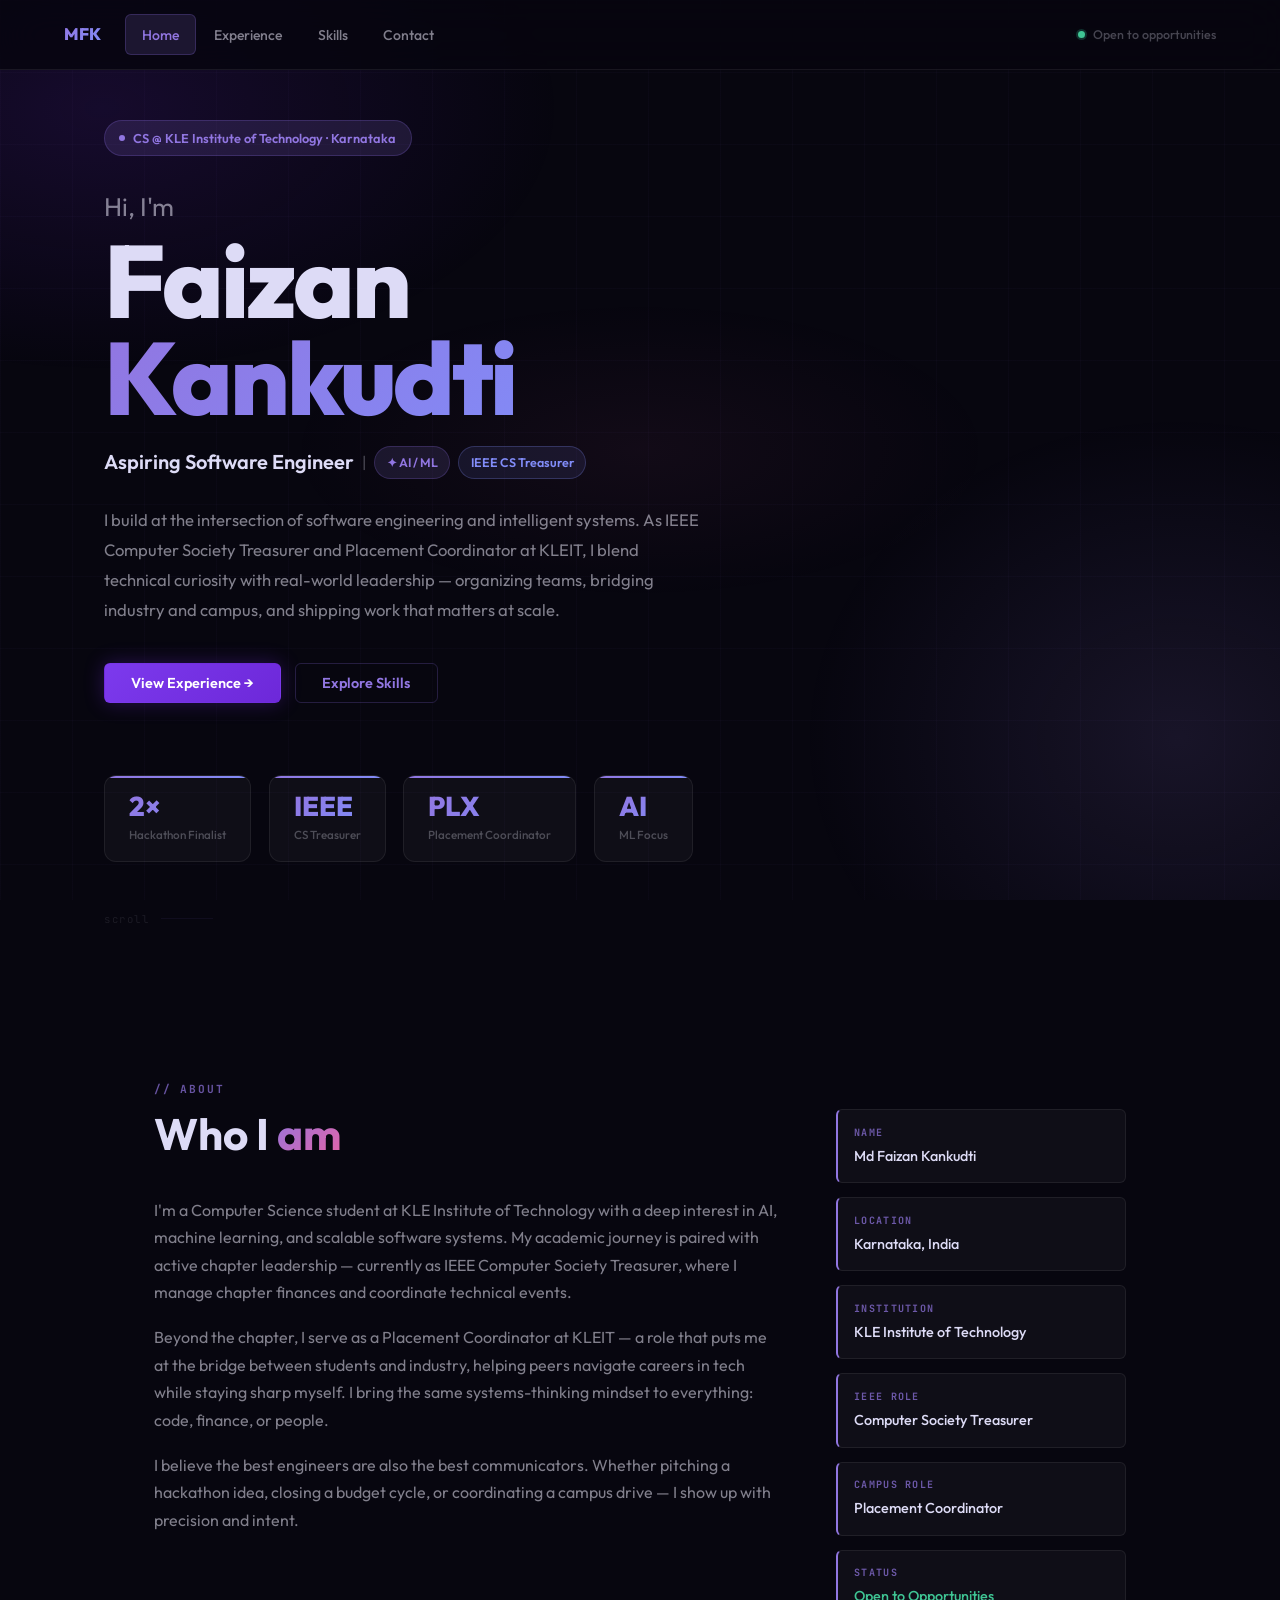
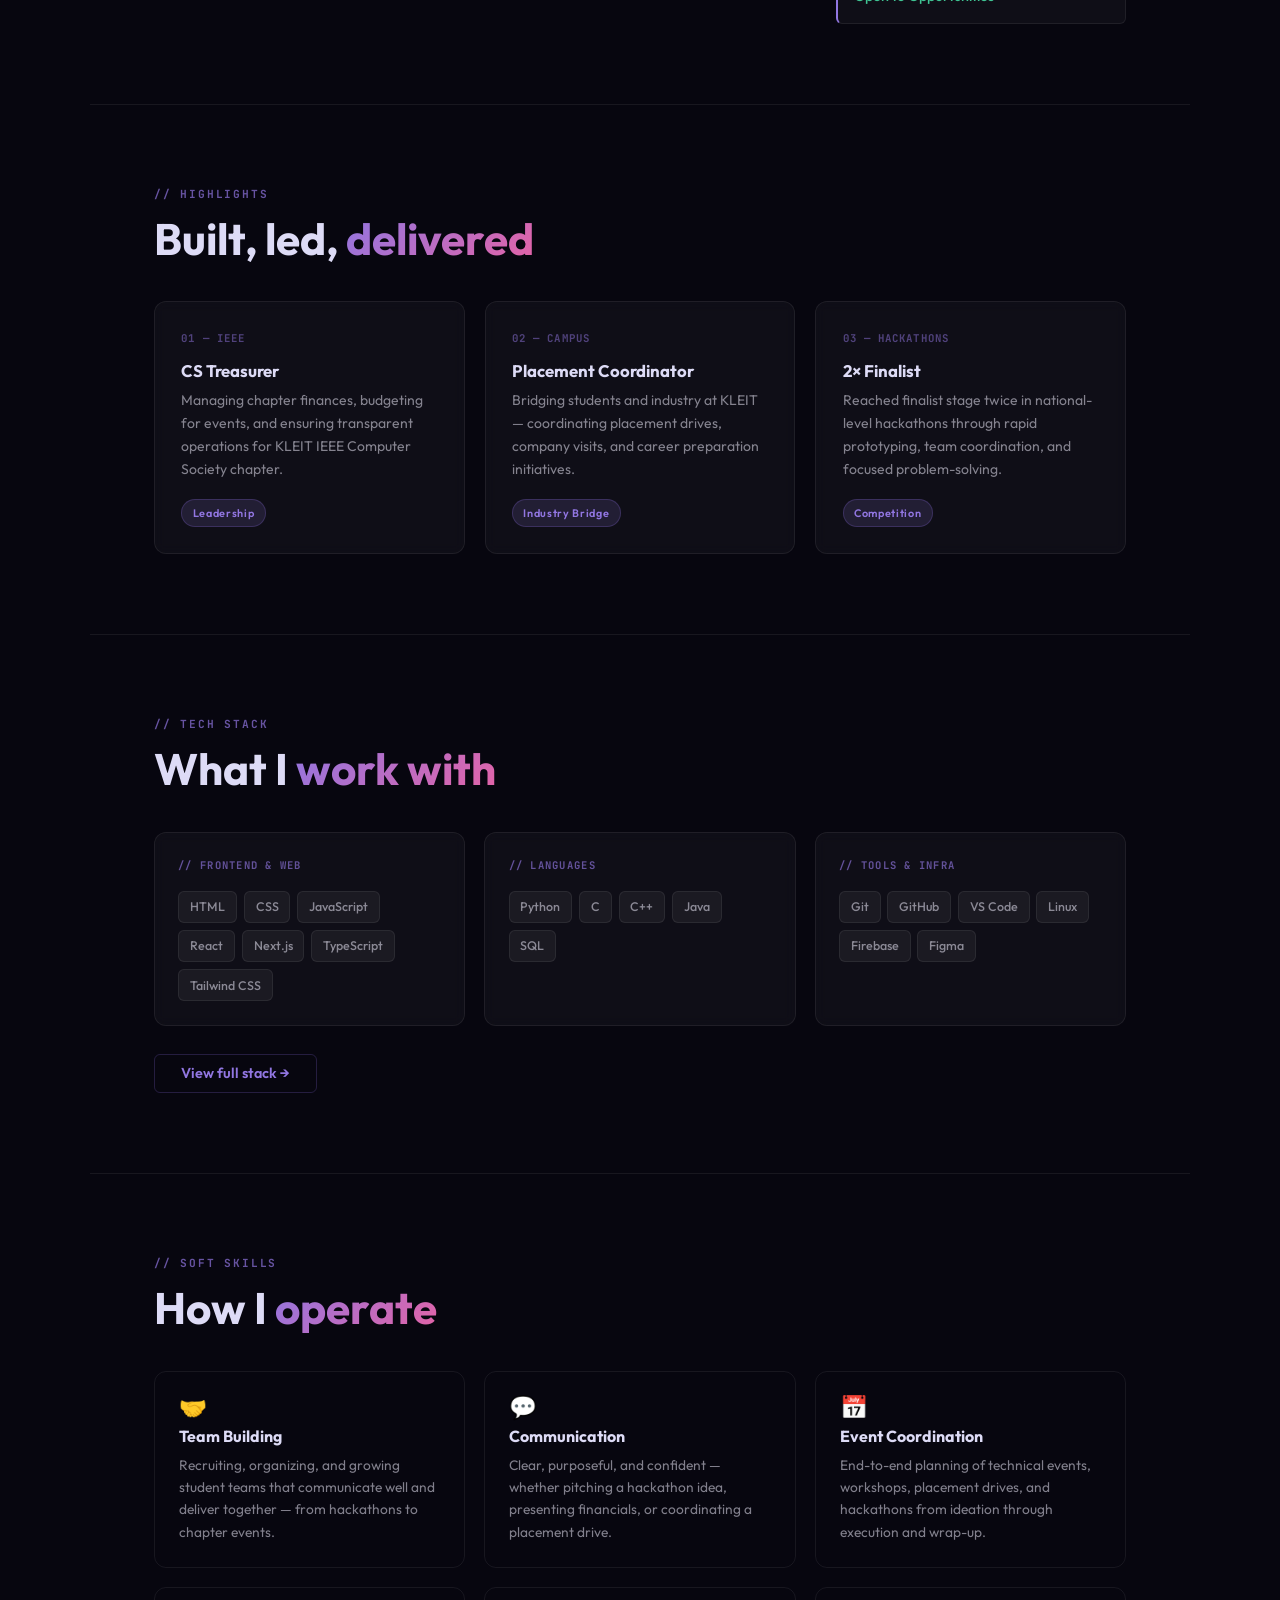
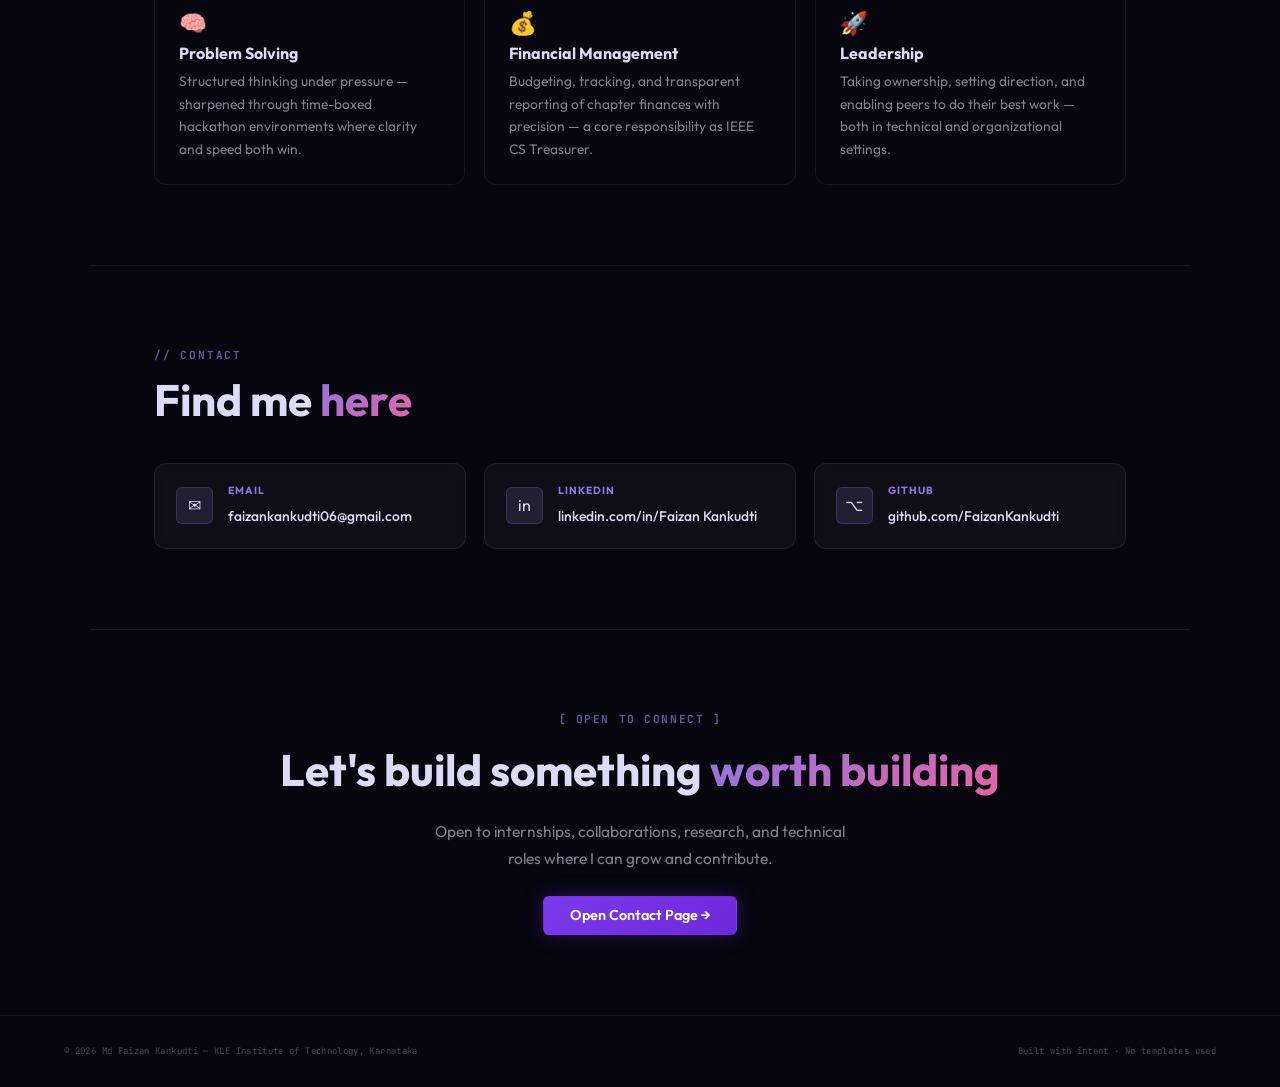
<file: index.html>
<!DOCTYPE html>
<html lang="en">
<head>
<meta charset="UTF-8">
<meta name="viewport" content="width=device-width, initial-scale=1.0">
<title>Md Faizan Kankudti — Aspiring Software Engineer</title>
<link rel="preconnect" href="https://fonts.googleapis.com">
<link rel="preconnect" href="https://fonts.gstatic.com" crossorigin>
<link href="https://fonts.googleapis.com/css2?family=Outfit:wght@300;400;500;600;700;800&family=JetBrains+Mono:wght@400;500&display=swap" rel="stylesheet">
<link rel="stylesheet" href="style.css">
</head>
<body>

<nav class="navbar">
  <div class="nav-brand">
    <span class="nav-initials">MFK</span>
  </div>
  <ul class="nav-links">
    <li><a href="index.html" class="nav-link active">Home</a></li>
    <li><a href="experience.html" class="nav-link">Experience</a></li>
    <li><a href="skills.html" class="nav-link">Skills</a></li>
    <li><a href="contact.html" class="nav-link">Contact</a></li>
  </ul>
  <div class="nav-status">
    <span class="status-dot"></span>
    <span class="status-text">Open to opportunities</span>
  </div>
</nav>

<main>

  <!-- ── HERO ────────────────────────────────────────────────────── -->
  <section class="hero">

    <div class="hero-chip">
      <span class="hero-chip-dot"></span>
      CS @ KLE Institute of Technology · Karnataka
    </div>

    <p class="hero-hi">Hi, I'm</p>

    <h1 class="hero-name">
      <span class="hero-name-first">Faizan</span>
      <span class="hero-name-last">Kankudti</span>
    </h1>

    <div class="hero-role">
      <span class="hero-role-main">Aspiring Software Engineer</span>
      <span class="hero-role-sep">|</span>
      <span class="hero-badge ai">✦ AI / ML</span>
      <span class="hero-badge ieee">IEEE CS Treasurer</span>
    </div>

    <p class="hero-bio">
      I build at the intersection of software engineering and intelligent systems. As IEEE Computer Society Treasurer and Placement Coordinator at KLEIT, I blend technical curiosity with real-world leadership — organizing teams, bridging industry and campus, and shipping work that matters at scale.
    </p>

    <div class="hero-cta">
      <a href="experience.html" class="btn btn-primary">View Experience →</a>
      <a href="skills.html" class="btn btn-outline">Explore Skills</a>
    </div>

    <div class="hero-stats">
      <div class="stat-card">
        <span class="stat-num">2×</span>
        <span class="stat-label">Hackathon Finalist</span>
      </div>
      <div class="stat-card">
        <span class="stat-num">IEEE</span>
        <span class="stat-label">CS Treasurer</span>
      </div>
      <div class="stat-card">
        <span class="stat-num">PLX</span>
        <span class="stat-label">Placement Coordinator</span>
      </div>
      <div class="stat-card">
        <span class="stat-num">AI</span>
        <span class="stat-label">ML Focus</span>
      </div>
    </div>

    <div class="hero-scroll-hint">
      <span class="mono">scroll</span>
      <div class="scroll-bar"></div>
    </div>

  </section>

  <!-- ── ABOUT ────────────────────────────────────────────────────── -->
  <section class="section about-section">
    <div class="section-label mono">// ABOUT</div>
    <div class="about-grid">
      <div class="about-text">
        <h2 class="section-title">Who I <em>am</em></h2>
        <p>I'm a Computer Science student at KLE Institute of Technology with a deep interest in AI, machine learning, and scalable software systems. My academic journey is paired with active chapter leadership — currently as IEEE Computer Society Treasurer, where I manage chapter finances and coordinate technical events.</p>
        <p>Beyond the chapter, I serve as a Placement Coordinator at KLEIT — a role that puts me at the bridge between students and industry, helping peers navigate careers in tech while staying sharp myself. I bring the same systems-thinking mindset to everything: code, finance, or people.</p>
        <p>I believe the best engineers are also the best communicators. Whether pitching a hackathon idea, closing a budget cycle, or coordinating a campus drive — I show up with precision and intent.</p>
      </div>
      <div class="about-sidebar">
        <div class="info-block">
          <span class="mono info-label">Name</span>
          <span class="info-value">Md Faizan Kankudti</span>
        </div>
        <div class="info-block">
          <span class="mono info-label">Location</span>
          <span class="info-value">Karnataka, India</span>
        </div>
        <div class="info-block">
          <span class="mono info-label">Institution</span>
          <span class="info-value">KLE Institute of Technology</span>
        </div>
        <div class="info-block">
          <span class="mono info-label">IEEE Role</span>
          <span class="info-value">Computer Society Treasurer</span>
        </div>
        <div class="info-block">
          <span class="mono info-label">Campus Role</span>
          <span class="info-value">Placement Coordinator</span>
        </div>
        <div class="info-block">
          <span class="mono info-label">Status</span>
          <span class="info-value open">Open to Opportunities</span>
        </div>
      </div>
    </div>
  </section>

  <!-- ── HIGHLIGHTS ────────────────────────────────────────────────── -->
  <section class="section">
    <div class="section-label mono">// HIGHLIGHTS</div>
    <h2 class="section-title">Built, led, <em>delivered</em></h2>
    <div class="highlight-cards">
      <div class="hcard">
        <div class="hcard-num mono">01 — IEEE</div>
        <div class="hcard-content">
          <h3>CS Treasurer</h3>
          <p>Managing chapter finances, budgeting for events, and ensuring transparent operations for KLEIT IEEE Computer Society chapter.</p>
          <span class="hcard-tag">Leadership</span>
        </div>
      </div>
      <div class="hcard">
        <div class="hcard-num mono">02 — CAMPUS</div>
        <div class="hcard-content">
          <h3>Placement Coordinator</h3>
          <p>Bridging students and industry at KLEIT — coordinating placement drives, company visits, and career preparation initiatives.</p>
          <span class="hcard-tag">Industry Bridge</span>
        </div>
      </div>
      <div class="hcard">
        <div class="hcard-num mono">03 — HACKATHONS</div>
        <div class="hcard-content">
          <h3>2× Finalist</h3>
          <p>Reached finalist stage twice in national-level hackathons through rapid prototyping, team coordination, and focused problem-solving.</p>
          <span class="hcard-tag">Competition</span>
        </div>
      </div>
    </div>
  </section>

  <!-- ── TECH STACK ─────────────────────────────────────────────── -->
  <section class="section">
    <div class="section-label mono">// TECH STACK</div>
    <h2 class="section-title">What I <em>work with</em></h2>
    <div class="stack-grid">
      <div class="stack-box">
        <div class="stack-box-label mono">// Frontend & Web</div>
        <div class="stack-tags">
          <span class="stag">HTML</span>
          <span class="stag">CSS</span>
          <span class="stag">JavaScript</span>
          <span class="stag">React</span>
          <span class="stag">Next.js</span>
          <span class="stag">TypeScript</span>
          <span class="stag">Tailwind CSS</span>
        </div>
      </div>
      <div class="stack-box">
        <div class="stack-box-label mono">// Languages</div>
        <div class="stack-tags">
          <span class="stag">Python</span>
          <span class="stag">C</span>
          <span class="stag">C++</span>
          <span class="stag">Java</span>
          <span class="stag">SQL</span>
        </div>
      </div>
      <div class="stack-box">
        <div class="stack-box-label mono">// Tools & Infra</div>
        <div class="stack-tags">
          <span class="stag">Git</span>
          <span class="stag">GitHub</span>
          <span class="stag">VS Code</span>
          <span class="stag">Linux</span>
          <span class="stag">Firebase</span>
          <span class="stag">Figma</span>
        </div>
      </div>
    </div>
    <div style="margin-top:1.75rem;">
      <a href="skills.html" class="btn btn-outline">View full stack →</a>
    </div>
  </section>

  <!-- ── SOFT SKILLS ───────────────────────────────────────────── -->
  <section class="section">
    <div class="section-label mono">// SOFT SKILLS</div>
    <h2 class="section-title">How I <em>operate</em></h2>
    <div class="soft-grid">
      <div class="soft-item">
        <div class="soft-icon">🤝</div>
        <h3>Team Building</h3>
        <p>Recruiting, organizing, and growing student teams that communicate well and deliver together — from hackathons to chapter events.</p>
      </div>
      <div class="soft-item">
        <div class="soft-icon">💬</div>
        <h3>Communication</h3>
        <p>Clear, purposeful, and confident — whether pitching a hackathon idea, presenting financials, or coordinating a placement drive.</p>
      </div>
      <div class="soft-item">
        <div class="soft-icon">📅</div>
        <h3>Event Coordination</h3>
        <p>End-to-end planning of technical events, workshops, placement drives, and hackathons from ideation through execution and wrap-up.</p>
      </div>
      <div class="soft-item">
        <div class="soft-icon">🧠</div>
        <h3>Problem Solving</h3>
        <p>Structured thinking under pressure — sharpened through time-boxed hackathon environments where clarity and speed both win.</p>
      </div>
      <div class="soft-item">
        <div class="soft-icon">💰</div>
        <h3>Financial Management</h3>
        <p>Budgeting, tracking, and transparent reporting of chapter finances with precision — a core responsibility as IEEE CS Treasurer.</p>
      </div>
      <div class="soft-item">
        <div class="soft-icon">🚀</div>
        <h3>Leadership</h3>
        <p>Taking ownership, setting direction, and enabling peers to do their best work — both in technical and organizational settings.</p>
      </div>
    </div>
  </section>

  <!-- ── CONTACT STRIP ──────────────────────────────────────────── -->
  <section class="section">
    <div class="section-label mono">// CONTACT</div>
    <h2 class="section-title">Find me <em>here</em></h2>
    <div class="contact-home-grid">
      <a href="mailto:faizankankudti06@gmail.com" class="contact-card">
        <div class="contact-card-icon">✉</div>
        <div>
          <span class="contact-card-label">Email</span>
          <span class="contact-card-value">faizankankudti06@gmail.com</span>
        </div>
      </a>
      <a href="https://www.linkedin.com/in/faizan-kankudti-a05506325?utm_source=share_via&utm_content=profile&utm_medium=member_android" target="_blank" rel="noopener" class="contact-card">
        <div class="contact-card-icon">in</div>
        <div>
          <span class="contact-card-label">LinkedIn</span>
          <span class="contact-card-value">linkedin.com/in/Faizan Kankudti</span>
        </div>
      </a>
      <a href="https://github.com/Faizankankudti" target="_blank" rel="noopener" class="contact-card">
        <div class="contact-card-icon">⌥</div>
        <div>
          <span class="contact-card-label">GitHub</span>
          <span class="contact-card-value">github.com/FaizanKankudti</span>
        </div>
      </a>
    </div>
  </section>

  <!-- ── CTA ────────────────────────────────────────────────────── -->
  <section class="section cta-section">
    <div class="cta-inner">
      <span class="mono cta-tag">[ OPEN TO CONNECT ]</span>
      <h2 class="section-title" style="margin-bottom:0.5rem;">Let's build something <em>worth building</em></h2>
      <p>Open to internships, collaborations, research, and technical roles where I can grow and contribute.</p>
      <div style="margin-top:0.5rem;">
        <a href="contact.html" class="btn btn-primary">Open Contact Page →</a>
      </div>
    </div>
  </section>

</main>

<footer class="footer">
  <span class="mono">© 2026 Md Faizan Kankudti — KLE Institute of Technology, Karnataka</span>
  <span class="mono">Built with intent · No templates used</span>
</footer>

</body>
</html>
</file>
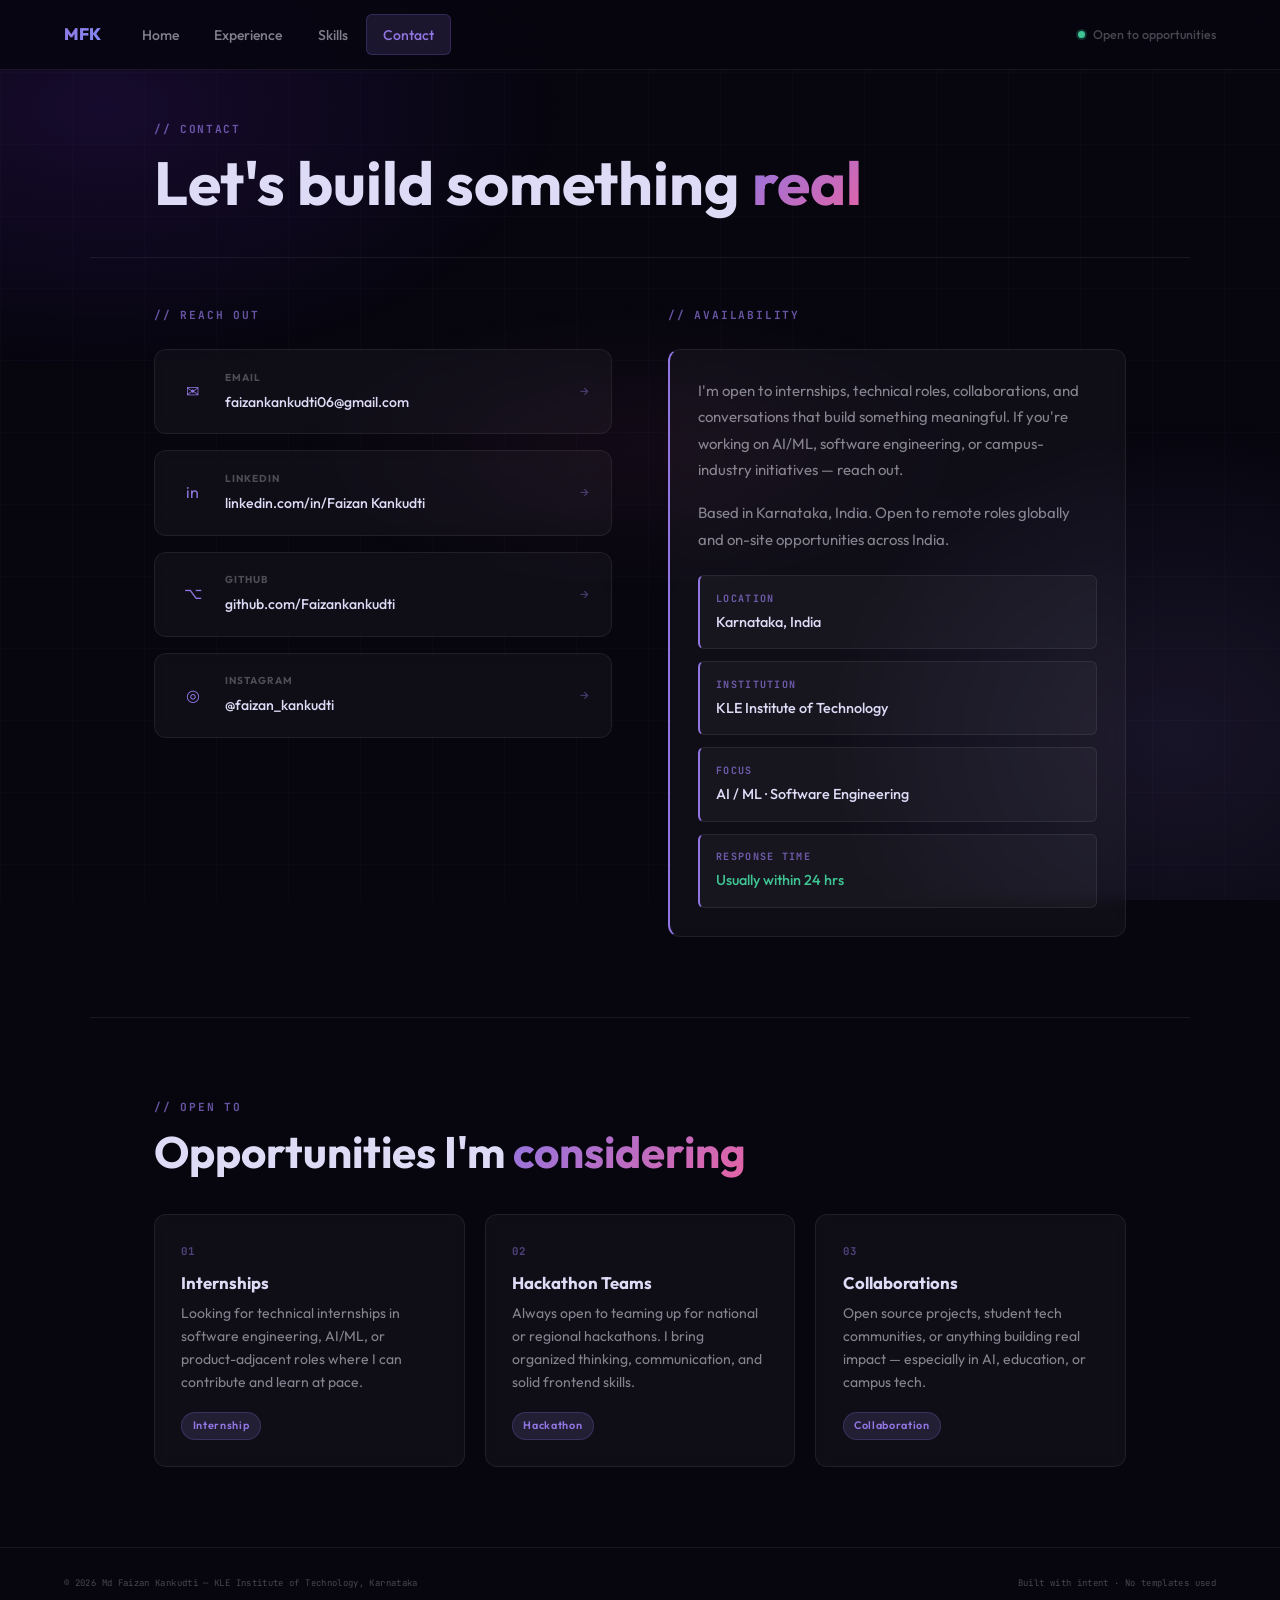
<file: contact.html>
<!DOCTYPE html>
<html lang="en">
<head>
<meta charset="UTF-8">
<meta name="viewport" content="width=device-width, initial-scale=1.0">
<title>Contact — Md Faizan Kankudti</title>
<link rel="preconnect" href="https://fonts.googleapis.com">
<link rel="preconnect" href="https://fonts.gstatic.com" crossorigin>
<link href="https://fonts.googleapis.com/css2?family=Outfit:wght@300;400;500;600;700;800&family=JetBrains+Mono:wght@400;500&display=swap" rel="stylesheet">
<link rel="stylesheet" href="style.css">
</head>
<body>

<nav class="navbar">
  <div class="nav-brand"><span class="nav-initials">MFK</span></div>
  <ul class="nav-links">
    <li><a href="index.html" class="nav-link">Home</a></li>
    <li><a href="experience.html" class="nav-link">Experience</a></li>
    <li><a href="skills.html" class="nav-link">Skills</a></li>
    <li><a href="contact.html" class="nav-link active">Contact</a></li>
  </ul>
  <div class="nav-status">
    <span class="status-dot"></span>
    <span class="status-text">Open to opportunities</span>
  </div>
</nav>

<div class="page-hero">
  <span class="page-hero-tag mono">// CONTACT</span>
  <h1>Let's build something <em>real</em></h1>
</div>

<main>
  <section class="section" style="padding-top:3rem;">
    <div class="contact-grid">

      <div>
        <div class="section-label mono" style="margin-bottom:1.5rem;">// REACH OUT</div>
        <div class="contact-links">

          <a class="contact-link-item" href="mailto:faizankankudti06@gmail.com">
            <div class="contact-link-icon">✉</div>
            <div class="contact-link-text">
              <span class="contact-link-label">Email</span>
              <span class="contact-link-value">faizankankudti06@gmail.com</span>
            </div>
            <span class="contact-link-arrow">→</span>
          </a>

          <a class="contact-link-item" href="https://www.linkedin.com/in/faizan-kankudti-a05506325?utm_source=share_via&utm_content=profile&utm_medium=member_android" target="_blank" rel="noopener">
            <div class="contact-link-icon">in</div>
            <div class="contact-link-text">
              <span class="contact-link-label">LinkedIn</span>
              <span class="contact-link-value">linkedin.com/in/Faizan Kankudti</span>
            </div>
            <span class="contact-link-arrow">→</span>
          </a>

          <a class="contact-link-item" href="https://github.com/Faizankankudti" target="_blank" rel="noopener">
            <div class="contact-link-icon">⌥</div>
            <div class="contact-link-text">
              <span class="contact-link-label">GitHub</span>
              <span class="contact-link-value">github.com/Faizankankudti</span>
            </div>
            <span class="contact-link-arrow">→</span>
          </a>

          <a class="contact-link-item" href="https://www.instagram.com/faizan_kankudti?igsh=MWhjaWl0NmIzNzg2ZA==" target="_blank" rel="noopener">
            <div class="contact-link-icon">◎</div>
            <div class="contact-link-text">
              <span class="contact-link-label">Instagram</span>
              <span class="contact-link-value">@faizan_kankudti</span>
            </div>
            <span class="contact-link-arrow">→</span>
          </a>

        </div>
      </div>

      <div>
        <div class="section-label mono" style="margin-bottom:1.5rem;">// AVAILABILITY</div>
        <div class="contact-info-block">
          <p>I'm open to internships, technical roles, collaborations, and conversations that build something meaningful. If you're working on AI/ML, software engineering, or campus-industry initiatives — reach out.</p>
          <p>Based in Karnataka, India. Open to remote roles globally and on-site opportunities across India.</p>
          <div style="display:flex;flex-direction:column;gap:0.75rem;margin-top:1.4rem;">
            <div class="info-block">
              <span class="mono info-label">Location</span>
              <span class="info-value">Karnataka, India</span>
            </div>
            <div class="info-block">
              <span class="mono info-label">Institution</span>
              <span class="info-value">KLE Institute of Technology</span>
            </div>
            <div class="info-block">
              <span class="mono info-label">Focus</span>
              <span class="info-value">AI / ML · Software Engineering</span>
            </div>
            <div class="info-block">
              <span class="mono info-label">Response Time</span>
              <span class="info-value open">Usually within 24 hrs</span>
            </div>
          </div>
        </div>
      </div>

    </div>
  </section>

  <section class="section">
    <div class="section-label mono">// OPEN TO</div>
    <h2 class="section-title">Opportunities I'm <em>considering</em></h2>
    <div class="highlight-cards">
      <div class="hcard">
        <div class="hcard-num mono">01</div>
        <h3>Internships</h3>
        <p>Looking for technical internships in software engineering, AI/ML, or product-adjacent roles where I can contribute and learn at pace.</p>
        <span class="hcard-tag">Internship</span>
      </div>
      <div class="hcard">
        <div class="hcard-num mono">02</div>
        <h3>Hackathon Teams</h3>
        <p>Always open to teaming up for national or regional hackathons. I bring organized thinking, communication, and solid frontend skills.</p>
        <span class="hcard-tag">Hackathon</span>
      </div>
      <div class="hcard">
        <div class="hcard-num mono">03</div>
        <h3>Collaborations</h3>
        <p>Open source projects, student tech communities, or anything building real impact — especially in AI, education, or campus tech.</p>
        <span class="hcard-tag">Collaboration</span>
      </div>
    </div>
  </section>
</main>

<footer class="footer">
  <span class="mono">© 2026 Md Faizan Kankudti — KLE Institute of Technology, Karnataka</span>
  <span class="mono">Built with intent · No templates used</span>
</footer>
</body>
</html>
</file>
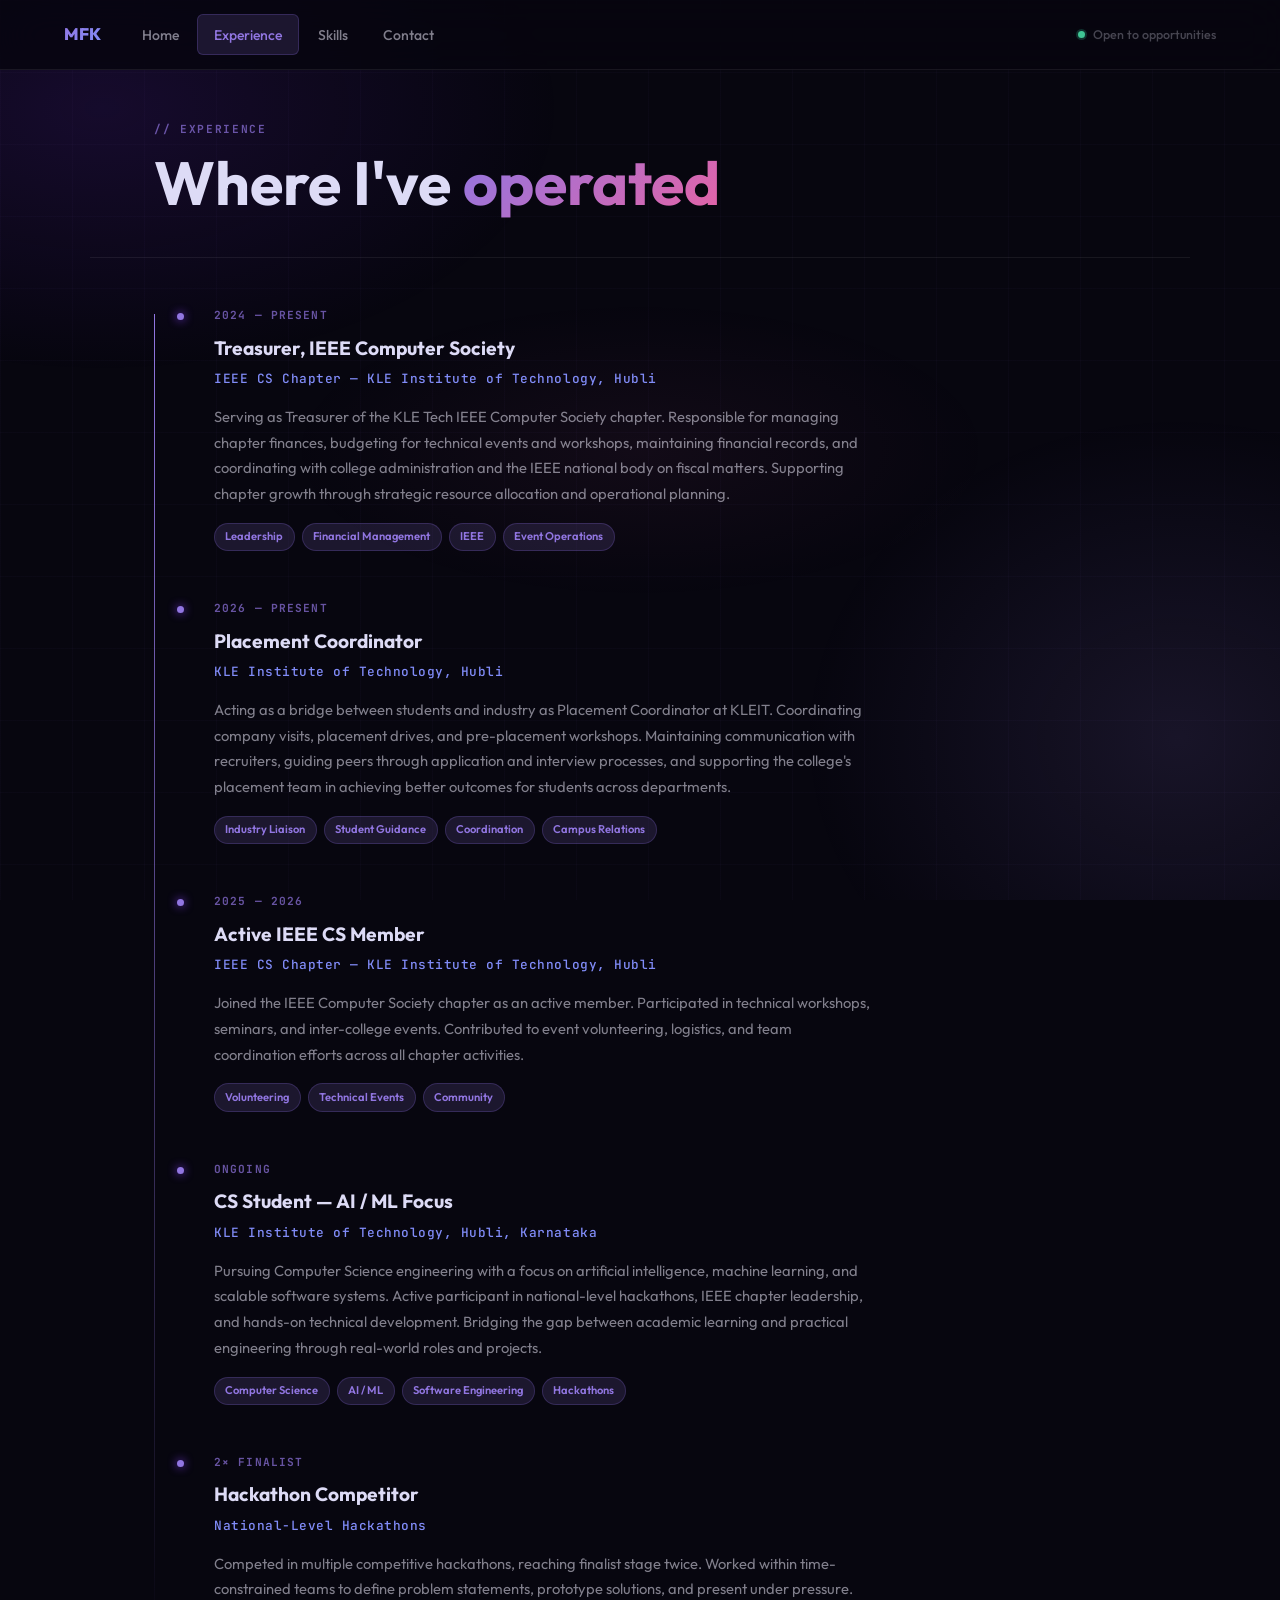
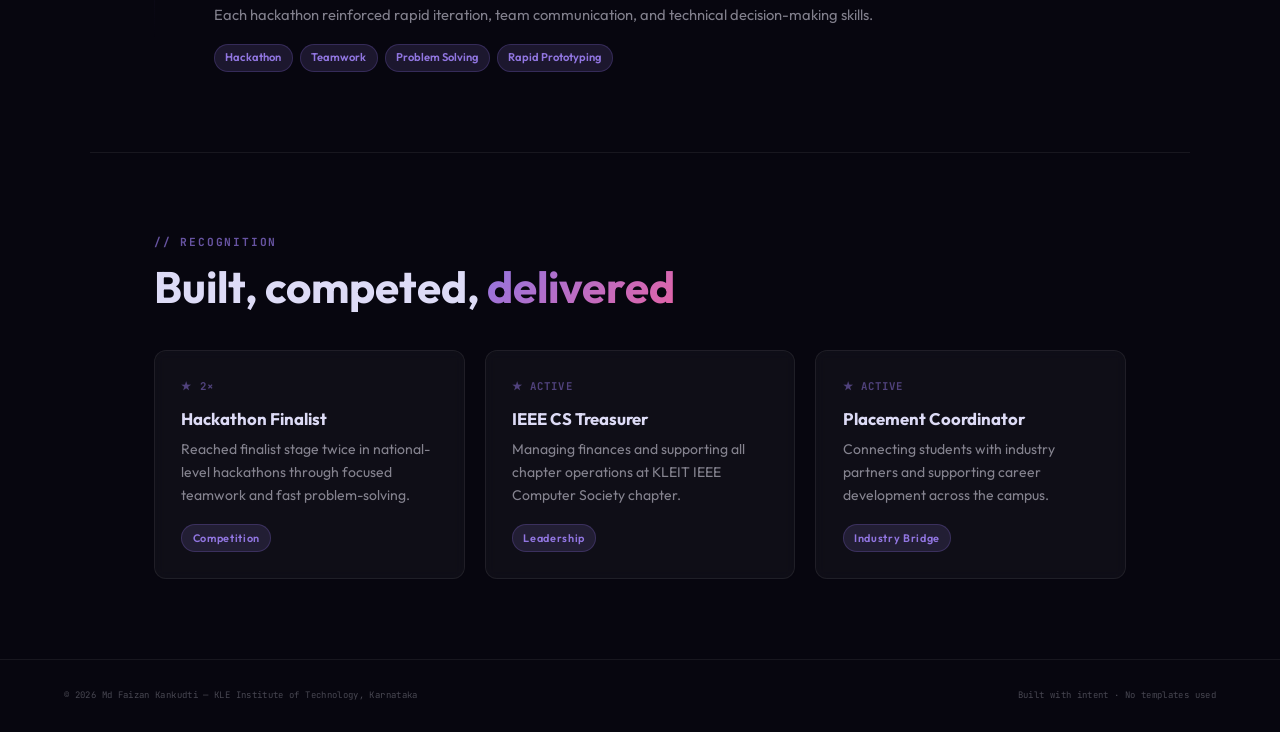
<file: experience.html>
<!DOCTYPE html>
<html lang="en">
<head>
<meta charset="UTF-8">
<meta name="viewport" content="width=device-width, initial-scale=1.0">
<title>Experience — Md Faizan Kankudti</title>
<link rel="preconnect" href="https://fonts.googleapis.com">
<link rel="preconnect" href="https://fonts.gstatic.com" crossorigin>
<link href="https://fonts.googleapis.com/css2?family=Outfit:wght@300;400;500;600;700;800&family=JetBrains+Mono:wght@400;500&display=swap" rel="stylesheet">
<link rel="stylesheet" href="style.css">
</head>
<body>

<nav class="navbar">
  <div class="nav-brand"><span class="nav-initials">MFK</span></div>
  <ul class="nav-links">
    <li><a href="index.html" class="nav-link">Home</a></li>
    <li><a href="experience.html" class="nav-link active">Experience</a></li>
    <li><a href="skills.html" class="nav-link">Skills</a></li>
    <li><a href="contact.html" class="nav-link">Contact</a></li>
  </ul>
  <div class="nav-status">
    <span class="status-dot"></span>
    <span class="status-text">Open to opportunities</span>
  </div>
</nav>

<div class="page-hero">
  <span class="page-hero-tag mono">// EXPERIENCE</span>
  <h1>Where I've <em>operated</em></h1>
</div>

<main>
  <section class="section" style="padding-top:3rem;">
    <div class="exp-timeline">

      <div class="exp-entry">
        <div class="exp-date mono">2024 — PRESENT</div>
        <div class="exp-role">Treasurer, IEEE Computer Society</div>
        <div class="exp-org mono">IEEE CS Chapter — KLE Institute of Technology, Hubli</div>
        <p class="exp-desc">Serving as Treasurer of the KLE Tech IEEE Computer Society chapter. Responsible for managing chapter finances, budgeting for technical events and workshops, maintaining financial records, and coordinating with college administration and the IEEE national body on fiscal matters. Supporting chapter growth through strategic resource allocation and operational planning.</p>
        <div class="exp-tags">
          <span class="exp-tag">Leadership</span>
          <span class="exp-tag">Financial Management</span>
          <span class="exp-tag">IEEE</span>
          <span class="exp-tag">Event Operations</span>
        </div>
      </div>

      <div class="exp-entry">
        <div class="exp-date mono">2026 — PRESENT</div>
        <div class="exp-role">Placement Coordinator</div>
        <div class="exp-org mono">KLE Institute of Technology, Hubli</div>
        <p class="exp-desc">Acting as a bridge between students and industry as Placement Coordinator at KLEIT. Coordinating company visits, placement drives, and pre-placement workshops. Maintaining communication with recruiters, guiding peers through application and interview processes, and supporting the college's placement team in achieving better outcomes for students across departments.</p>
        <div class="exp-tags">
          <span class="exp-tag">Industry Liaison</span>
          <span class="exp-tag">Student Guidance</span>
          <span class="exp-tag">Coordination</span>
          <span class="exp-tag">Campus Relations</span>
        </div>
      </div>

      <div class="exp-entry">
        <div class="exp-date mono">2025 — 2026</div>
        <div class="exp-role">Active IEEE CS Member</div>
        <div class="exp-org mono">IEEE CS Chapter — KLE Institute of Technology, Hubli</div>
        <p class="exp-desc">Joined the IEEE Computer Society chapter as an active member. Participated in technical workshops, seminars, and inter-college events. Contributed to event volunteering, logistics, and team coordination efforts across all chapter activities.</p>
        <div class="exp-tags">
          <span class="exp-tag">Volunteering</span>
          <span class="exp-tag">Technical Events</span>
          <span class="exp-tag">Community</span>
        </div>
      </div>

      <div class="exp-entry">
        <div class="exp-date mono">ONGOING</div>
        <div class="exp-role">CS Student — AI / ML Focus</div>
        <div class="exp-org mono">KLE Institute of Technology, Hubli, Karnataka</div>
        <p class="exp-desc">Pursuing Computer Science engineering with a focus on artificial intelligence, machine learning, and scalable software systems. Active participant in national-level hackathons, IEEE chapter leadership, and hands-on technical development. Bridging the gap between academic learning and practical engineering through real-world roles and projects.</p>
        <div class="exp-tags">
          <span class="exp-tag">Computer Science</span>
          <span class="exp-tag">AI / ML</span>
          <span class="exp-tag">Software Engineering</span>
          <span class="exp-tag">Hackathons</span>
        </div>
      </div>

      <div class="exp-entry" style="padding-bottom:0;">
        <div class="exp-date mono">2× FINALIST</div>
        <div class="exp-role">Hackathon Competitor</div>
        <div class="exp-org mono">National-Level Hackathons</div>
        <p class="exp-desc">Competed in multiple competitive hackathons, reaching finalist stage twice. Worked within time-constrained teams to define problem statements, prototype solutions, and present under pressure. Each hackathon reinforced rapid iteration, team communication, and technical decision-making skills.</p>
        <div class="exp-tags">
          <span class="exp-tag">Hackathon</span>
          <span class="exp-tag">Teamwork</span>
          <span class="exp-tag">Problem Solving</span>
          <span class="exp-tag">Rapid Prototyping</span>
        </div>
      </div>

    </div>
  </section>

  <section class="section">
    <div class="section-label mono">// RECOGNITION</div>
    <h2 class="section-title">Built, competed, <em>delivered</em></h2>
    <div class="highlight-cards">
      <div class="hcard">
        <div class="hcard-num mono">★  2×</div>
        <h3>Hackathon Finalist</h3>
        <p>Reached finalist stage twice in national-level hackathons through focused teamwork and fast problem-solving.</p>
        <span class="hcard-tag">Competition</span>
      </div>
      <div class="hcard">
        <div class="hcard-num mono">★  ACTIVE</div>
        <h3>IEEE CS Treasurer</h3>
        <p>Managing finances and supporting all chapter operations at KLEIT IEEE Computer Society chapter.</p>
        <span class="hcard-tag">Leadership</span>
      </div>
      <div class="hcard">
        <div class="hcard-num mono">★  ACTIVE</div>
        <h3>Placement Coordinator</h3>
        <p>Connecting students with industry partners and supporting career development across the campus.</p>
        <span class="hcard-tag">Industry Bridge</span>
      </div>
    </div>
  </section>
</main>

<footer class="footer">
  <span class="mono">© 2026 Md Faizan Kankudti — KLE Institute of Technology, Karnataka</span>
  <span class="mono">Built with intent · No templates used</span>
</footer>
</body>
</html>
</file>
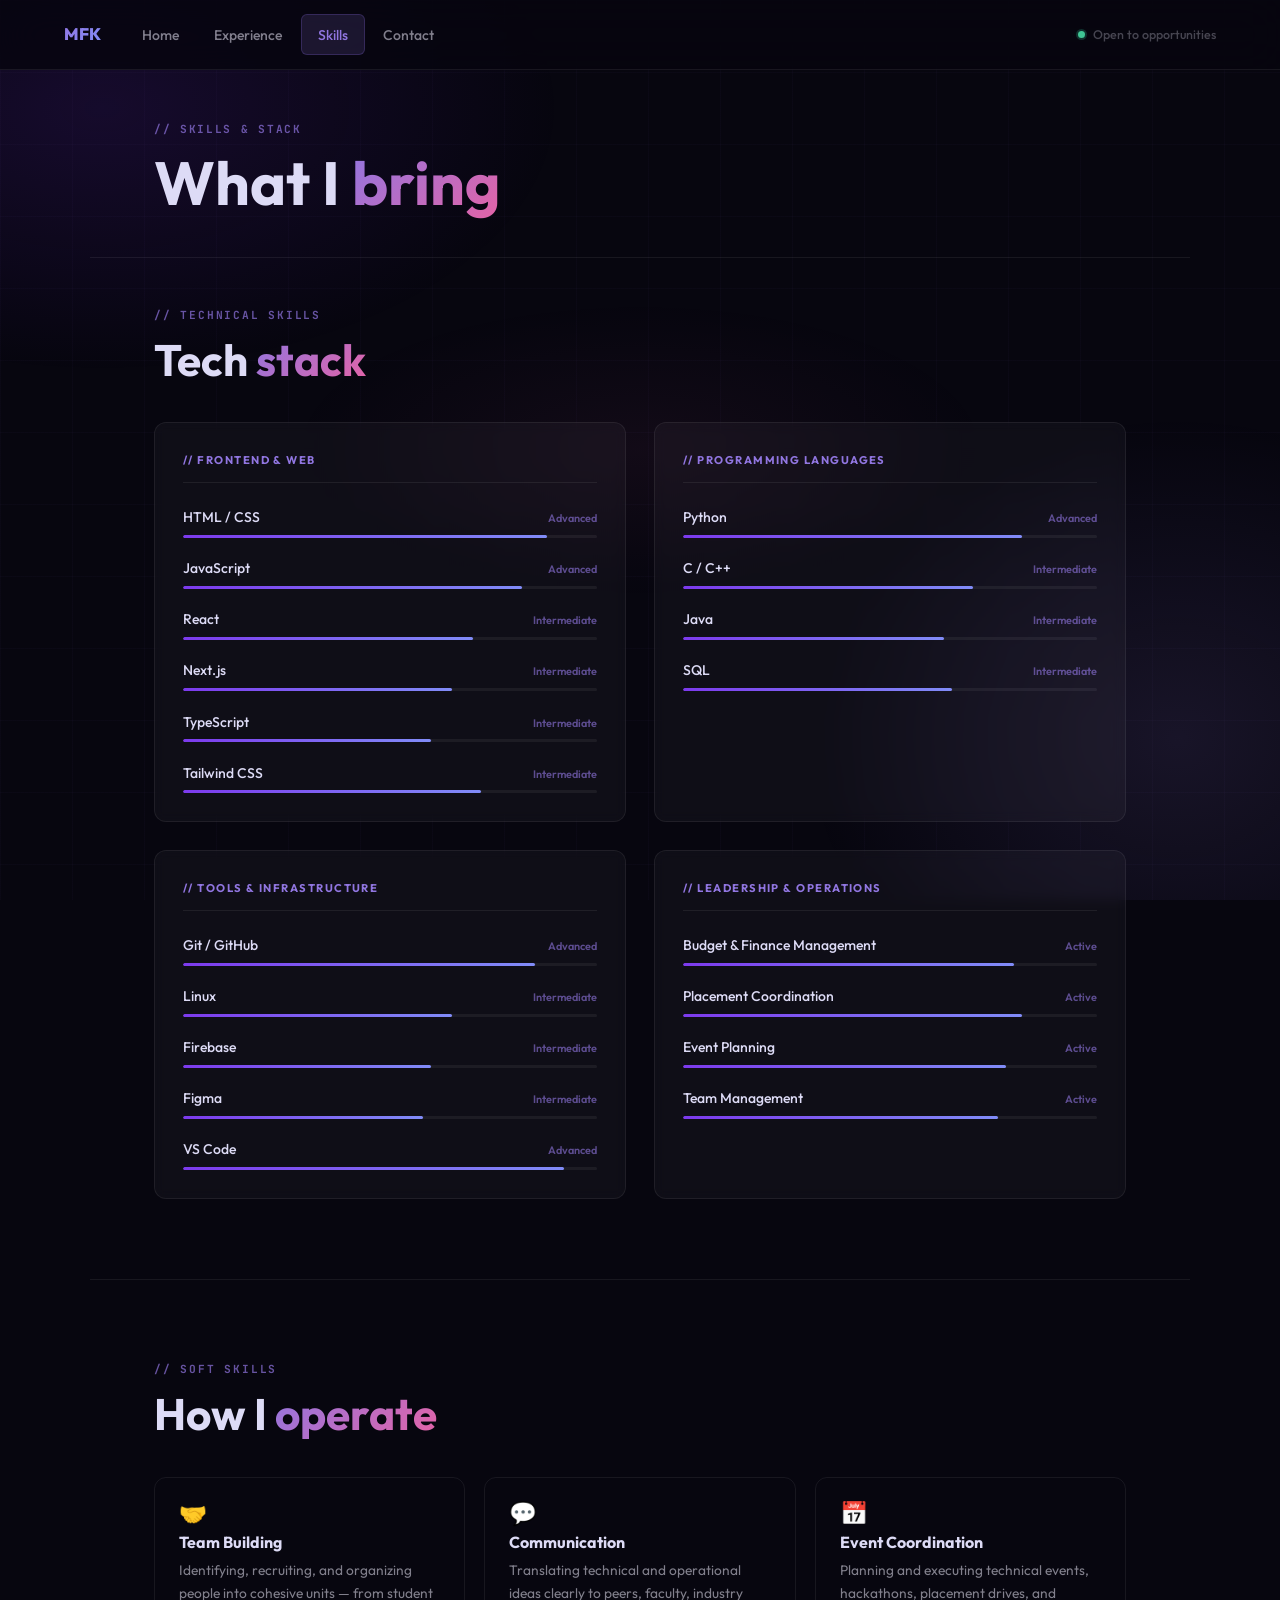
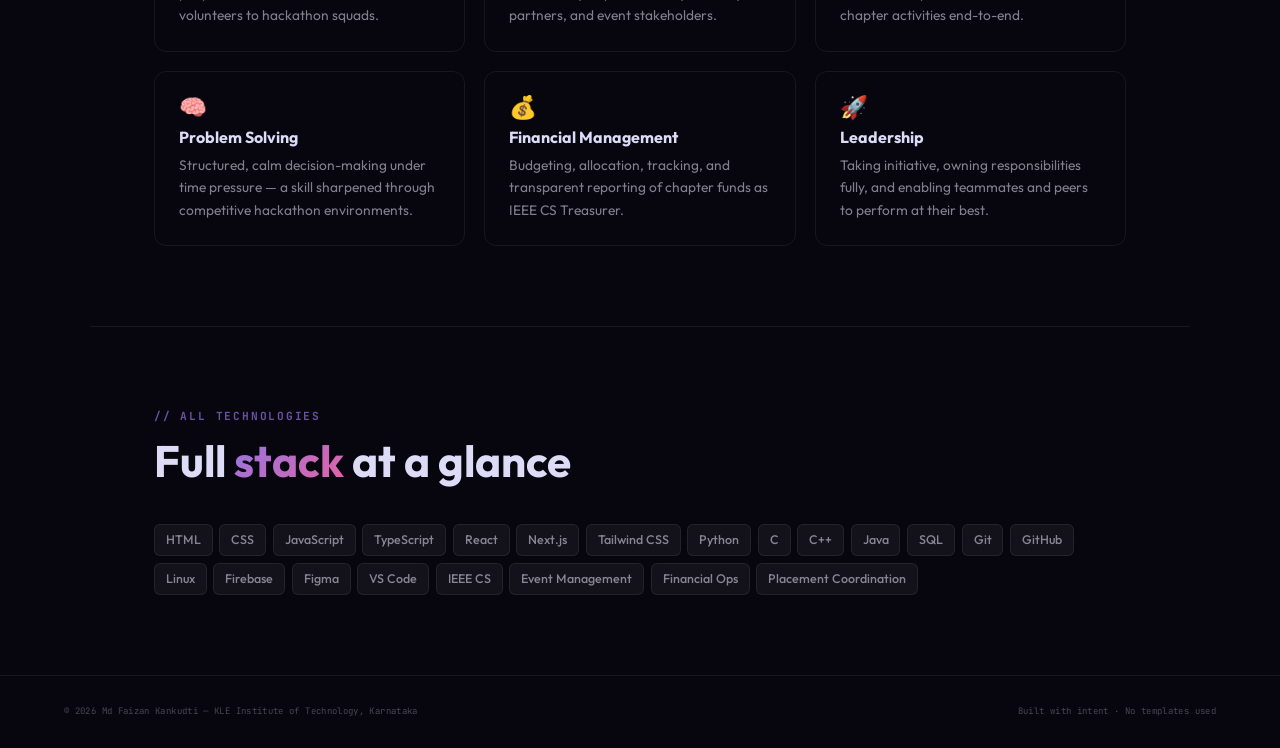
<file: skills.html>
<!DOCTYPE html>
<html lang="en">
<head>
<meta charset="UTF-8">
<meta name="viewport" content="width=device-width, initial-scale=1.0">
<title>Skills — Md Faizan Kankudti</title>
<link rel="preconnect" href="https://fonts.googleapis.com">
<link rel="preconnect" href="https://fonts.gstatic.com" crossorigin>
<link href="https://fonts.googleapis.com/css2?family=Outfit:wght@300;400;500;600;700;800&family=JetBrains+Mono:wght@400;500&display=swap" rel="stylesheet">
<link rel="stylesheet" href="style.css">
</head>
<body>

<nav class="navbar">
  <div class="nav-brand"><span class="nav-initials">MFK</span></div>
  <ul class="nav-links">
    <li><a href="index.html" class="nav-link">Home</a></li>
    <li><a href="experience.html" class="nav-link">Experience</a></li>
    <li><a href="skills.html" class="nav-link active">Skills</a></li>
    <li><a href="contact.html" class="nav-link">Contact</a></li>
  </ul>
  <div class="nav-status">
    <span class="status-dot"></span>
    <span class="status-text">Open to opportunities</span>
  </div>
</nav>

<div class="page-hero">
  <span class="page-hero-tag mono">// SKILLS & STACK</span>
  <h1>What I <em>bring</em></h1>
</div>

<main>

  <section class="section" style="padding-top:3rem;">
    <div class="section-label mono">// TECHNICAL SKILLS</div>
    <h2 class="section-title">Tech <em>stack</em></h2>

    <div class="skills-big-grid">

      <div class="skill-category">
        <div class="skill-category-title">// Frontend & Web</div>
        <div class="skill-bar-list">
          <div class="skill-bar-item">
            <div class="skill-bar-header">
              <span class="skill-bar-name">HTML / CSS</span>
              <span class="skill-bar-level">Advanced</span>
            </div>
            <div class="skill-bar-track"><div class="skill-bar-fill" style="width:88%"></div></div>
          </div>
          <div class="skill-bar-item">
            <div class="skill-bar-header">
              <span class="skill-bar-name">JavaScript</span>
              <span class="skill-bar-level">Advanced</span>
            </div>
            <div class="skill-bar-track"><div class="skill-bar-fill" style="width:82%"></div></div>
          </div>
          <div class="skill-bar-item">
            <div class="skill-bar-header">
              <span class="skill-bar-name">React</span>
              <span class="skill-bar-level">Intermediate</span>
            </div>
            <div class="skill-bar-track"><div class="skill-bar-fill" style="width:70%"></div></div>
          </div>
          <div class="skill-bar-item">
            <div class="skill-bar-header">
              <span class="skill-bar-name">Next.js</span>
              <span class="skill-bar-level">Intermediate</span>
            </div>
            <div class="skill-bar-track"><div class="skill-bar-fill" style="width:65%"></div></div>
          </div>
          <div class="skill-bar-item">
            <div class="skill-bar-header">
              <span class="skill-bar-name">TypeScript</span>
              <span class="skill-bar-level">Intermediate</span>
            </div>
            <div class="skill-bar-track"><div class="skill-bar-fill" style="width:60%"></div></div>
          </div>
          <div class="skill-bar-item">
            <div class="skill-bar-header">
              <span class="skill-bar-name">Tailwind CSS</span>
              <span class="skill-bar-level">Intermediate</span>
            </div>
            <div class="skill-bar-track"><div class="skill-bar-fill" style="width:72%"></div></div>
          </div>
        </div>
      </div>

      <div class="skill-category">
        <div class="skill-category-title">// Programming Languages</div>
        <div class="skill-bar-list">
          <div class="skill-bar-item">
            <div class="skill-bar-header">
              <span class="skill-bar-name">Python</span>
              <span class="skill-bar-level">Advanced</span>
            </div>
            <div class="skill-bar-track"><div class="skill-bar-fill" style="width:82%"></div></div>
          </div>
          <div class="skill-bar-item">
            <div class="skill-bar-header">
              <span class="skill-bar-name">C / C++</span>
              <span class="skill-bar-level">Intermediate</span>
            </div>
            <div class="skill-bar-track"><div class="skill-bar-fill" style="width:70%"></div></div>
          </div>
          <div class="skill-bar-item">
            <div class="skill-bar-header">
              <span class="skill-bar-name">Java</span>
              <span class="skill-bar-level">Intermediate</span>
            </div>
            <div class="skill-bar-track"><div class="skill-bar-fill" style="width:63%"></div></div>
          </div>
          <div class="skill-bar-item">
            <div class="skill-bar-header">
              <span class="skill-bar-name">SQL</span>
              <span class="skill-bar-level">Intermediate</span>
            </div>
            <div class="skill-bar-track"><div class="skill-bar-fill" style="width:65%"></div></div>
          </div>
        </div>
      </div>

      <div class="skill-category">
        <div class="skill-category-title">// Tools & Infrastructure</div>
        <div class="skill-bar-list">
          <div class="skill-bar-item">
            <div class="skill-bar-header">
              <span class="skill-bar-name">Git / GitHub</span>
              <span class="skill-bar-level">Advanced</span>
            </div>
            <div class="skill-bar-track"><div class="skill-bar-fill" style="width:85%"></div></div>
          </div>
          <div class="skill-bar-item">
            <div class="skill-bar-header">
              <span class="skill-bar-name">Linux</span>
              <span class="skill-bar-level">Intermediate</span>
            </div>
            <div class="skill-bar-track"><div class="skill-bar-fill" style="width:65%"></div></div>
          </div>
          <div class="skill-bar-item">
            <div class="skill-bar-header">
              <span class="skill-bar-name">Firebase</span>
              <span class="skill-bar-level">Intermediate</span>
            </div>
            <div class="skill-bar-track"><div class="skill-bar-fill" style="width:60%"></div></div>
          </div>
          <div class="skill-bar-item">
            <div class="skill-bar-header">
              <span class="skill-bar-name">Figma</span>
              <span class="skill-bar-level">Intermediate</span>
            </div>
            <div class="skill-bar-track"><div class="skill-bar-fill" style="width:58%"></div></div>
          </div>
          <div class="skill-bar-item">
            <div class="skill-bar-header">
              <span class="skill-bar-name">VS Code</span>
              <span class="skill-bar-level">Advanced</span>
            </div>
            <div class="skill-bar-track"><div class="skill-bar-fill" style="width:92%"></div></div>
          </div>
        </div>
      </div>

      <div class="skill-category">
        <div class="skill-category-title">// Leadership & Operations</div>
        <div class="skill-bar-list">
          <div class="skill-bar-item">
            <div class="skill-bar-header">
              <span class="skill-bar-name">Budget & Finance Management</span>
              <span class="skill-bar-level">Active</span>
            </div>
            <div class="skill-bar-track"><div class="skill-bar-fill" style="width:80%"></div></div>
          </div>
          <div class="skill-bar-item">
            <div class="skill-bar-header">
              <span class="skill-bar-name">Placement Coordination</span>
              <span class="skill-bar-level">Active</span>
            </div>
            <div class="skill-bar-track"><div class="skill-bar-fill" style="width:82%"></div></div>
          </div>
          <div class="skill-bar-item">
            <div class="skill-bar-header">
              <span class="skill-bar-name">Event Planning</span>
              <span class="skill-bar-level">Active</span>
            </div>
            <div class="skill-bar-track"><div class="skill-bar-fill" style="width:78%"></div></div>
          </div>
          <div class="skill-bar-item">
            <div class="skill-bar-header">
              <span class="skill-bar-name">Team Management</span>
              <span class="skill-bar-level">Active</span>
            </div>
            <div class="skill-bar-track"><div class="skill-bar-fill" style="width:76%"></div></div>
          </div>
        </div>
      </div>

    </div>
  </section>

  <section class="section">
    <div class="section-label mono">// SOFT SKILLS</div>
    <h2 class="section-title">How I <em>operate</em></h2>
    <div class="soft-grid">
      <div class="soft-item">
        <div class="soft-icon">🤝</div>
        <h3>Team Building</h3>
        <p>Identifying, recruiting, and organizing people into cohesive units — from student volunteers to hackathon squads.</p>
      </div>
      <div class="soft-item">
        <div class="soft-icon">💬</div>
        <h3>Communication</h3>
        <p>Translating technical and operational ideas clearly to peers, faculty, industry partners, and event stakeholders.</p>
      </div>
      <div class="soft-item">
        <div class="soft-icon">📅</div>
        <h3>Event Coordination</h3>
        <p>Planning and executing technical events, hackathons, placement drives, and chapter activities end-to-end.</p>
      </div>
      <div class="soft-item">
        <div class="soft-icon">🧠</div>
        <h3>Problem Solving</h3>
        <p>Structured, calm decision-making under time pressure — a skill sharpened through competitive hackathon environments.</p>
      </div>
      <div class="soft-item">
        <div class="soft-icon">💰</div>
        <h3>Financial Management</h3>
        <p>Budgeting, allocation, tracking, and transparent reporting of chapter funds as IEEE CS Treasurer.</p>
      </div>
      <div class="soft-item">
        <div class="soft-icon">🚀</div>
        <h3>Leadership</h3>
        <p>Taking initiative, owning responsibilities fully, and enabling teammates and peers to perform at their best.</p>
      </div>
    </div>
  </section>

  <section class="section">
    <div class="section-label mono">// ALL TECHNOLOGIES</div>
    <h2 class="section-title">Full <em>stack</em> at a glance</h2>
    <div class="stack-tags" style="margin-top:1rem;">
      <span class="stag">HTML</span><span class="stag">CSS</span><span class="stag">JavaScript</span>
      <span class="stag">TypeScript</span><span class="stag">React</span><span class="stag">Next.js</span>
      <span class="stag">Tailwind CSS</span><span class="stag">Python</span><span class="stag">C</span>
      <span class="stag">C++</span><span class="stag">Java</span><span class="stag">SQL</span>
      <span class="stag">Git</span><span class="stag">GitHub</span><span class="stag">Linux</span>
      <span class="stag">Firebase</span><span class="stag">Figma</span><span class="stag">VS Code</span>
      <span class="stag">IEEE CS</span><span class="stag">Event Management</span><span class="stag">Financial Ops</span>
      <span class="stag">Placement Coordination</span>
    </div>
  </section>

</main>

<footer class="footer">
  <span class="mono">© 2026 Md Faizan Kankudti — KLE Institute of Technology, Karnataka</span>
  <span class="mono">Built with intent · No templates used</span>
</footer>
</body>
</html>
</file>
<file: style.css>
/* ─── RESET ─────────────────────────────────────────────────────── */
*, *::before, *::after { box-sizing: border-box; margin: 0; padding: 0; }

/* ─── DESIGN TOKENS ──────────────────────────────────────────────── */
:root {
  --bg:        #07060f;
  --bg-2:      #0e0c1a;
  --bg-glass:  rgba(255,255,255,0.035);
  --violet:    #9176e1;
  --violet-d:  #7c3aed;
  --indigo:    #818cf8;
  --rose:      #e463a6;
  --green:     #3fc594;
  --amber:     #ecb220;
  --glow-v:    rgba(167,139,250,0.13);
  --glow-i:    rgba(129,140,248,0.10);
  --border-v:  rgba(144, 113, 239, 0.22);
  --border-s:  rgba(255,255,255,0.07);
  --txt:       #dddbf6;
  --txt-dim:   rgba(241,240,255,0.52);
  --txt-faint: rgba(241,240,255,0.28);
  --r:   6px;
  --r-lg: 12px;
}

html { scroll-behavior: smooth; }

body {
  background: var(--bg);
  color: var(--txt);
  font-family: 'Outfit', 'Segoe UI', sans-serif;
  font-size: 16px;
  line-height: 1.72;
  overflow-x: hidden;
}

/* ─── SCROLLBAR ─────────────────────────────────────────────────── */
::-webkit-scrollbar { width: 4px; }
::-webkit-scrollbar-track { background: var(--bg); }
::-webkit-scrollbar-thumb { background: var(--violet-d); border-radius: 2px; }

/* ─── TYPOGRAPHY ────────────────────────────────────────────────── */
h1, h2, h3, h4 {
  font-family: 'Outfit', sans-serif;
  font-weight: 700;
  line-height: 1.12;
  color: var(--txt);
}

.mono {
  font-family: 'JetBrains Mono', 'Fira Code', 'Courier New', monospace;
  font-size: 0.78em;
  letter-spacing: 0.04em;
}

em {
  font-style: normal;
  background: linear-gradient(135deg, var(--violet), var(--rose));
  -webkit-background-clip: text;
  -webkit-text-fill-color: transparent;
  background-clip: text;
}

/* ─── AMBIENT BACKGROUND ────────────────────────────────────────── */
body::before {
  content: '';
  position: fixed;
  inset: 0;
  pointer-events: none;
  z-index: 0;
  background:
    radial-gradient(ellipse 55% 45% at 8% 12%,  rgba(109,40,217,0.15) 0%, transparent 65%),
    radial-gradient(ellipse 45% 55% at 92% 82%,  rgba(167,139,250,0.11) 0%, transparent 65%),
    radial-gradient(ellipse 50% 30% at 50% 50%,  rgba(244,114,182,0.05) 0%, transparent 55%);
}

body::after {
  content: '';
  position: fixed;
  inset: 0;
  pointer-events: none;
  z-index: 0;
  background-image:
    linear-gradient(rgba(167,139,250,0.028) 1px, transparent 1px),
    linear-gradient(90deg, rgba(167,139,250,0.028) 1px, transparent 1px);
  background-size: 72px 72px;
}

main, nav, footer, .page-hero { position: relative; z-index: 1; }

/* ─── NAVBAR ────────────────────────────────────────────────────── */
.navbar {
  position: fixed;
  top: 0; left: 0; right: 0;
  z-index: 200;
  display: flex;
  align-items: center;
  gap: 1.5rem;
  padding: 0.9rem 5%;
  background: rgba(7,6,15,0.82);
  backdrop-filter: blur(20px);
  -webkit-backdrop-filter: blur(20px);
  border-bottom: 1px solid var(--border-s);
}

.nav-brand { flex-shrink: 0; }

.nav-initials {
  font-weight: 800;
  font-size: 1.05rem;
  letter-spacing: -0.01em;
  background: linear-gradient(135deg, var(--violet), var(--indigo));
  -webkit-background-clip: text;
  -webkit-text-fill-color: transparent;
  background-clip: text;
}

.nav-links {
  display: flex;
  list-style: none;
  gap: 0.1rem;
  flex: 1;
}

.nav-link {
  font-size: 0.875rem;
  font-weight: 500;
  color: var(--txt-dim);
  text-decoration: none;
  padding: 0.45rem 1rem;
  border-radius: var(--r);
  border: 1px solid transparent;
  transition: color 0.18s, background 0.18s, border-color 0.18s;
  white-space: nowrap;
  display: block;
}

.nav-link:hover, .nav-link.active {
  color: var(--violet);
  background: var(--glow-v);
  border-color: var(--border-v);
}

.nav-status {
  display: flex;
  align-items: center;
  gap: 0.5rem;
  margin-left: auto;
  flex-shrink: 0;
}

.status-dot {
  width: 7px; height: 7px;
  border-radius: 50%;
  background: var(--green);
  box-shadow: 0 0 0 2px rgba(52,211,153,0.22);
  animation: blink 2.2s ease-in-out infinite;
}

@keyframes blink {
  0%, 100% { opacity: 1; }
  50%       { opacity: 0.3; }
}

.status-text {
  font-size: 0.78rem;
  font-weight: 500;
  color: var(--txt-faint);
  white-space: nowrap;
}

/* ─── HERO ──────────────────────────────────────────────────────── */
.hero {
  min-height: 100svh;
  display: flex;
  flex-direction: column;
  justify-content: center;
  padding: 7.5rem 5% 4.5rem;
  max-width: 1200px;
  margin: 0 auto;
  width: 100%;
}

.hero-chip {
  display: inline-flex;
  align-items: center;
  gap: 0.5rem;
  padding: 0.38rem 0.9rem;
  border: 1px solid var(--border-v);
  border-radius: 999px;
  background: var(--glow-v);
  font-size: 0.8rem;
  font-weight: 600;
  color: var(--violet);
  margin-bottom: 1.8rem;
  width: fit-content;
  opacity: 0;
  animation: rise 0.6s 0.15s ease forwards;
}

.hero-chip-dot {
  width: 6px; height: 6px;
  border-radius: 50%;
  background: var(--violet);
  flex-shrink: 0;
}

.hero-hi {
  font-size: clamp(1.2rem, 2.5vw, 1.6rem);
  font-weight: 400;
  color: var(--txt-dim);
  margin-bottom: 0.2rem;
  opacity: 0;
  animation: rise 0.65s 0.3s ease forwards;
}

.hero-name {
  font-size: clamp(3rem, 8vw, 7rem);
  font-weight: 800;
  letter-spacing: -0.03em;
  line-height: 0.95;
  margin-bottom: 1.15rem;
  opacity: 0;
  animation: rise 0.7s 0.45s ease forwards;
}

.hero-name-first { color: var(--txt); }

.hero-name-last {
  display: block;
  background: linear-gradient(135deg, var(--violet) 0%, var(--indigo) 50%, var(--rose) 100%);
  -webkit-background-clip: text;
  -webkit-text-fill-color: transparent;
  background-clip: text;
}

.hero-role {
  display: flex;
  align-items: center;
  flex-wrap: wrap;
  gap: 0.5rem;
  row-gap: 0.6rem;
  margin-bottom: 1.6rem;
  opacity: 0;
  animation: rise 0.7s 0.6s ease forwards;
}

.hero-role-main {
  font-size: clamp(1rem, 2vw, 1.25rem);
  font-weight: 600;
  color: var(--txt);
}

.hero-role-sep { color: var(--txt-faint); }

.hero-badge {
  display: inline-flex;
  align-items: center;
  gap: 0.3rem;
  padding: 0.28rem 0.72rem;
  border-radius: 999px;
  font-size: 0.78rem;
  font-weight: 600;
  border: 1px solid;
}

.hero-badge.ai {
  background: rgba(167,139,250,0.12);
  border-color: var(--border-v);
  color: var(--violet);
}

.hero-badge.ieee {
  background: rgba(129,140,248,0.10);
  border-color: rgba(129,140,248,0.25);
  color: var(--indigo);
}

.hero-bio {
  font-size: clamp(0.93rem, 1.4vw, 1.04rem);
  color: var(--txt-dim);
  max-width: 600px;
  line-height: 1.8;
  margin-bottom: 2.4rem;
  opacity: 0;
  animation: rise 0.7s 0.75s ease forwards;
}

.hero-cta {
  display: flex;
  gap: 0.875rem;
  flex-wrap: wrap;
  opacity: 0;
  animation: rise 0.7s 0.9s ease forwards;
}

.hero-stats {
  display: flex;
  gap: 1.1rem;
  flex-wrap: wrap;
  margin-top: 4.5rem;
  opacity: 0;
  animation: rise 0.8s 1.1s ease forwards;
}

.stat-card {
  flex: 0 1 auto;
  background: var(--bg-glass);
  border: 1px solid var(--border-s);
  border-radius: var(--r-lg);
  padding: 1rem 1.5rem;
  display: flex;
  flex-direction: column;
  gap: 0.18rem;
  position: relative;
  overflow: hidden;
  backdrop-filter: blur(8px);
}

.stat-card::before {
  content: '';
  position: absolute;
  top: 0; left: 0; right: 0;
  height: 2px;
  background: linear-gradient(90deg, var(--violet), var(--indigo));
}

.stat-num {
  font-weight: 800;
  font-size: 1.7rem;
  background: linear-gradient(135deg, var(--violet), var(--indigo));
  -webkit-background-clip: text;
  -webkit-text-fill-color: transparent;
  background-clip: text;
  line-height: 1.1;
}

.stat-label {
  font-size: 0.73rem;
  font-weight: 500;
  color: var(--txt-faint);
}

.hero-scroll-hint {
  display: flex;
  align-items: center;
  gap: 0.75rem;
  margin-top: 3rem;
  opacity: 0.32;
}

.hero-scroll-hint span { font-size: 0.67rem; letter-spacing: 0.14em; color: var(--txt-faint); }

.scroll-bar {
  width: 52px; height: 1px;
  background: var(--border-v);
  position: relative; overflow: hidden;
}
.scroll-bar::after {
  content: '';
  position: absolute; top: 0; left: -100%;
  width: 100%; height: 100%;
  background: var(--violet);
  animation: scan 2.4s 1.5s ease-in-out infinite;
}
@keyframes scan { to { left: 100%; } }

/* ─── BUTTONS ───────────────────────────────────────────────────── */
.btn {
  display: inline-flex;
  align-items: center;
  gap: 0.4rem;
  font-size: 0.9rem;
  font-weight: 600;
  padding: 0.72rem 1.65rem;
  border-radius: var(--r);
  text-decoration: none;
  border: 1px solid transparent;
  transition: all 0.2s ease;
  cursor: pointer;
  white-space: nowrap;
  line-height: 1;
}

.btn-primary {
  background: linear-gradient(135deg, var(--violet-d), #6d28d9);
  color: #fff;
  box-shadow: 0 0 20px rgba(109,40,217,0.32);
}

.btn-primary:hover {
  box-shadow: 0 0 32px rgba(109,40,217,0.55);
  transform: translateY(-1px);
}

.btn-outline {
  background: transparent;
  color: var(--violet);
  border-color: var(--border-v);
}

.btn-outline:hover {
  background: var(--glow-v);
  border-color: var(--violet);
}

/* ─── SECTIONS ──────────────────────────────────────────────────── */
.section {
  padding: 5rem 5%;
  max-width: 1100px;
  margin: 0 auto;
  width: 100%;
}

.section + .section { border-top: 1px solid var(--border-s); }

.section-label {
  font-size: 0.7rem;
  font-weight: 700;
  letter-spacing: 0.16em;
  color: var(--violet);
  opacity: 0.7;
  margin-bottom: 0.6rem;
  text-transform: uppercase;
}

.section-title {
  font-size: clamp(1.85rem, 3.5vw, 2.75rem);
  margin-bottom: 2.4rem;
}

/* ─── ABOUT ─────────────────────────────────────────────────────── */
.about-grid {
  display: grid;
  grid-template-columns: 1fr minmax(0, 290px);
  gap: 3.5rem;
  align-items: start;
}

.about-text p {
  color: var(--txt-dim);
  font-size: 1rem;
  margin-bottom: 1.1rem;
}

.about-sidebar { display: flex; flex-direction: column; gap: 0.875rem; }

.info-block {
  display: flex;
  flex-direction: column;
  gap: 0.18rem;
  padding: 0.85rem 1rem;
  background: var(--bg-glass);
  border: 1px solid var(--border-s);
  border-left: 2px solid var(--violet);
  border-radius: var(--r);
}

.info-label {
  font-size: 0.63rem;
  font-weight: 700;
  letter-spacing: 0.13em;
  text-transform: uppercase;
  color: var(--violet);
  opacity: 0.72;
}

.info-value {
  font-size: 0.9rem;
  font-weight: 500;
  color: var(--txt);
}

.info-value.open { color: var(--green); }

/* ─── HIGHLIGHTS ────────────────────────────────────────────────── */
.highlight-cards {
  display: grid;
  grid-template-columns: repeat(3, minmax(0, 1fr));
  gap: 1.25rem;
}

.hcard {
  background: var(--bg-glass);
  border: 1px solid var(--border-s);
  border-radius: var(--r-lg);
  padding: 1.65rem;
  transition: border-color 0.2s, transform 0.2s;
  position: relative;
  overflow: hidden;
  backdrop-filter: blur(6px);
}

.hcard::after {
  content: '';
  position: absolute;
  bottom: 0; left: 0; right: 0;
  height: 2px;
  background: linear-gradient(90deg, var(--violet), var(--rose));
  opacity: 0;
  transition: opacity 0.22s;
}

.hcard:hover { border-color: var(--border-v); transform: translateY(-3px); }
.hcard:hover::after { opacity: 1; }

.hcard-num {
  font-size: 0.67rem;
  font-weight: 700;
  letter-spacing: 0.1em;
  color: var(--violet);
  opacity: 0.5;
  margin-bottom: 0.9rem;
}

.hcard h3 {
  font-size: 1.05rem;
  margin-bottom: 0.55rem;
}

.hcard p {
  font-size: 0.875rem;
  color: var(--txt-dim);
  line-height: 1.65;
  margin-bottom: 1rem;
}

.hcard-tag {
  display: inline-block;
  font-size: 0.68rem;
  font-weight: 600;
  letter-spacing: 0.06em;
  padding: 0.22rem 0.65rem;
  border: 1px solid var(--border-v);
  border-radius: 999px;
  color: var(--violet);
  background: var(--glow-v);
}

/* ─── TECH STACK ────────────────────────────────────────────────── */
.stack-grid {
  display: grid;
  grid-template-columns: repeat(3, minmax(0, 1fr));
  gap: 1.2rem;
}

.stack-box {
  background: var(--bg-glass);
  border: 1px solid var(--border-s);
  border-radius: var(--r-lg);
  padding: 1.45rem;
  transition: border-color 0.2s;
  backdrop-filter: blur(6px);
}

.stack-box:hover { border-color: var(--border-v); }

.stack-box-label {
  font-size: 0.66rem;
  font-weight: 700;
  letter-spacing: 0.12em;
  color: var(--violet);
  opacity: 0.65;
  margin-bottom: 1.05rem;
  text-transform: uppercase;
}

.stack-tags { display: flex; flex-wrap: wrap; gap: 0.42rem; }

.stag {
  font-size: 0.78rem;
  font-weight: 500;
  padding: 0.28rem 0.68rem;
  background: rgba(255,255,255,0.05);
  border: 1px solid var(--border-s);
  border-radius: var(--r);
  color: var(--txt-dim);
  transition: all 0.18s;
}

.stag:hover {
  color: var(--violet);
  border-color: var(--border-v);
  background: var(--glow-v);
}

/* ─── SOFT SKILLS ───────────────────────────────────────────────── */
.soft-grid {
  display: grid;
  grid-template-columns: repeat(3, minmax(0, 1fr));
  gap: 1.2rem;
}

.soft-item {
  padding: 1.5rem;
  border: 1px solid var(--border-s);
  border-radius: var(--r-lg);
  transition: border-color 0.2s, background 0.2s;
}

.soft-item:hover {
  border-color: var(--border-v);
  background: var(--glow-v);
}

.soft-icon {
  font-size: 1.4rem;
  margin-bottom: 0.65rem;
  line-height: 1;
}

.soft-item h3 { font-size: 1rem; margin-bottom: 0.45rem; }

.soft-item p {
  font-size: 0.86rem;
  color: var(--txt-dim);
  line-height: 1.63;
}

/* ─── CONTACT HOME ──────────────────────────────────────────────── */
.contact-home-grid {
  display: grid;
  grid-template-columns: repeat(3, minmax(0, 1fr));
  gap: 1.1rem;
}

.contact-card {
  display: flex;
  align-items: center;
  gap: 0.9rem;
  padding: 1.15rem 1.3rem;
  background: var(--bg-glass);
  border: 1px solid var(--border-s);
  border-radius: var(--r-lg);
  text-decoration: none;
  color: var(--txt);
  transition: all 0.2s ease;
  backdrop-filter: blur(6px);
  min-width: 0;
}

.contact-card:hover {
  border-color: var(--border-v);
  background: var(--glow-v);
  transform: translateY(-2px);
}

.contact-card-icon {
  width: 2.35rem;
  height: 2.35rem;
  border-radius: var(--r);
  background: var(--glow-v);
  border: 1px solid var(--border-v);
  display: flex;
  align-items: center;
  justify-content: center;
  font-size: 1rem;
  flex-shrink: 0;
}

.contact-card-label {
  font-size: 0.65rem;
  font-weight: 700;
  letter-spacing: 0.1em;
  text-transform: uppercase;
  color: var(--violet);
  display: block;
  margin-bottom: 0.12rem;
}

.contact-card-value {
  font-size: 0.87rem;
  font-weight: 500;
  color: var(--txt);
  white-space: nowrap;
  overflow: hidden;
  text-overflow: ellipsis;
}

/* ─── CTA ───────────────────────────────────────────────────────── */
.cta-section { text-align: center; }

.cta-inner {
  display: flex;
  flex-direction: column;
  align-items: center;
  gap: 1rem;
}

.cta-tag {
  font-size: 0.7rem;
  font-weight: 700;
  color: var(--violet);
  letter-spacing: 0.14em;
  opacity: 0.7;
  text-transform: uppercase;
}

.cta-section p {
  color: var(--txt-dim);
  font-size: 0.97rem;
  max-width: 430px;
}

/* ─── FOOTER ────────────────────────────────────────────────────── */
.footer {
  border-top: 1px solid var(--border-s);
  padding: 1.75rem 5%;
  display: flex;
  justify-content: space-between;
  align-items: center;
  flex-wrap: wrap;
  gap: 0.5rem;
  font-size: 0.72rem;
  color: var(--txt-faint);
  position: relative;
  z-index: 1;
}

/* ─── PAGE HERO ─────────────────────────────────────────────────── */
.page-hero {
  padding: 7.5rem 5% 2.5rem;
  max-width: 1100px;
  margin: 0 auto;
  width: 100%;
  border-bottom: 1px solid var(--border-s);
}

.page-hero-tag {
  display: block;
  font-size: 0.7rem;
  font-weight: 700;
  letter-spacing: 0.15em;
  text-transform: uppercase;
  color: var(--violet);
  opacity: 0.7;
  margin-bottom: 0.6rem;
}

.page-hero h1 { font-size: clamp(2.2rem, 5vw, 3.8rem); }

/* ─── EXPERIENCE ────────────────────────────────────────────────── */
.exp-timeline {
  position: relative;
  padding-left: 1.75rem;
}

.exp-timeline::before {
  content: '';
  position: absolute;
  left: 0; top: 0.5rem; bottom: 2rem;
  width: 1px;
  background: linear-gradient(to bottom, var(--violet), transparent);
}

.exp-entry {
  position: relative;
  padding: 0 0 3rem 2rem;
}

.exp-entry::before {
  content: '';
  position: absolute;
  left: -0.3rem; top: 0.45rem;
  width: 7px; height: 7px;
  border-radius: 50%;
  background: var(--violet);
  box-shadow: 0 0 10px var(--violet-d);
}

.exp-date {
  font-size: 0.7rem;
  font-weight: 700;
  letter-spacing: 0.1em;
  text-transform: uppercase;
  color: var(--violet);
  opacity: 0.7;
  margin-bottom: 0.4rem;
}

.exp-role { font-size: 1.2rem; font-weight: 700; margin-bottom: 0.2rem; }

.exp-org {
  font-size: 0.8rem;
  font-weight: 500;
  color: var(--indigo);
  margin-bottom: 0.875rem;
}

.exp-desc {
  font-size: 0.92rem;
  color: var(--txt-dim);
  line-height: 1.75;
  max-width: 660px;
}

.exp-tags { display: flex; flex-wrap: wrap; gap: 0.45rem; margin-top: 1rem; }

.exp-tag {
  font-size: 0.7rem;
  font-weight: 600;
  padding: 0.22rem 0.65rem;
  border: 1px solid var(--border-v);
  border-radius: 999px;
  color: var(--violet);
  background: var(--glow-v);
}

/* ─── SKILLS PAGE ───────────────────────────────────────────────── */
.skills-big-grid {
  display: grid;
  grid-template-columns: repeat(2, minmax(0, 1fr));
  gap: 1.75rem;
}

.skill-category {
  background: var(--bg-glass);
  border: 1px solid var(--border-s);
  border-radius: var(--r-lg);
  padding: 1.75rem;
  backdrop-filter: blur(6px);
}

.skill-category-title {
  font-size: 0.7rem;
  font-weight: 700;
  letter-spacing: 0.13em;
  text-transform: uppercase;
  color: var(--violet);
  margin-bottom: 1.4rem;
  padding-bottom: 0.7rem;
  border-bottom: 1px solid var(--border-s);
}

.skill-bar-list { display: flex; flex-direction: column; gap: 1.15rem; }

.skill-bar-header {
  display: flex;
  justify-content: space-between;
  align-items: baseline;
  margin-bottom: 0.35rem;
}

.skill-bar-name { font-size: 0.875rem; font-weight: 500; color: var(--txt); }

.skill-bar-level {
  font-size: 0.68rem;
  font-weight: 600;
  color: var(--violet);
  opacity: 0.6;
}

.skill-bar-track {
  height: 3px;
  background: rgba(255,255,255,0.06);
  border-radius: 2px;
  overflow: hidden;
}

.skill-bar-fill {
  height: 100%;
  background: linear-gradient(90deg, var(--violet-d), var(--indigo));
  border-radius: 2px;
}

/* ─── CONTACT PAGE ──────────────────────────────────────────────── */
.contact-grid {
  display: grid;
  grid-template-columns: minmax(0,1fr) minmax(0,1fr);
  gap: 3.5rem;
  align-items: start;
}

.contact-links { display: flex; flex-direction: column; gap: 1rem; }

.contact-link-item {
  display: flex;
  align-items: center;
  gap: 1rem;
  padding: 1.15rem 1.35rem;
  background: var(--bg-glass);
  border: 1px solid var(--border-s);
  border-radius: var(--r-lg);
  text-decoration: none;
  color: var(--txt);
  transition: all 0.2s;
  backdrop-filter: blur(6px);
  min-width: 0;
}

.contact-link-item:hover {
  border-color: var(--border-v);
  background: var(--glow-v);
}

.contact-link-icon {
  font-size: 1rem;
  width: 2rem;
  text-align: center;
  color: var(--violet);
  flex-shrink: 0;
}

.contact-link-text { flex: 1; min-width: 0; }

.contact-link-label {
  display: block;
  font-size: 0.63rem;
  font-weight: 700;
  letter-spacing: 0.1em;
  text-transform: uppercase;
  color: var(--txt-faint);
  margin-bottom: 0.1rem;
}

.contact-link-value {
  font-size: 0.88rem;
  font-weight: 500;
  white-space: nowrap;
  overflow: hidden;
  text-overflow: ellipsis;
}

.contact-link-arrow {
  color: var(--violet);
  opacity: 0.42;
  font-size: 0.85rem;
  flex-shrink: 0;
}

.contact-info-block {
  background: var(--bg-glass);
  border: 1px solid var(--border-s);
  border-left: 2px solid var(--violet);
  border-radius: var(--r-lg);
  padding: 1.75rem;
  backdrop-filter: blur(6px);
}

.contact-info-block p {
  color: var(--txt-dim);
  font-size: 0.935rem;
  line-height: 1.75;
  margin-bottom: 1.1rem;
}

/* ─── ANIMATIONS ────────────────────────────────────────────────── */
@keyframes rise {
  from { opacity: 0; transform: translateY(18px); }
  to   { opacity: 1; transform: translateY(0); }
}

/* ─── RESPONSIVE ────────────────────────────────────────────────── */
@media (max-width: 960px) {
  .navbar { padding: 0.85rem 4%; }
  .nav-status { display: none; }
  .hero { padding: 6.5rem 4% 3.5rem; }
  .section { padding: 4rem 4%; }
  .about-grid { grid-template-columns: 1fr; gap: 2.5rem; }
  .highlight-cards { grid-template-columns: 1fr; }
  .stack-grid { grid-template-columns: 1fr 1fr; }
  .soft-grid { grid-template-columns: 1fr 1fr; }
  .skills-big-grid { grid-template-columns: 1fr; }
  .contact-grid { grid-template-columns: 1fr; gap: 2.5rem; }
  .contact-home-grid { grid-template-columns: 1fr; }
  .footer { justify-content: center; text-align: center; }
  .page-hero { padding: 6.5rem 4% 2rem; }
}

@media (max-width: 640px) {
  .hero { padding: 6rem 4% 3rem; }
  .hero-name { font-size: clamp(2.5rem, 14vw, 3.8rem); }
  .hero-stats { gap: 0.8rem; }
  .stat-card { padding: 0.875rem 1.2rem; }
  .stat-num { font-size: 1.5rem; }
  .hero-cta { gap: 0.6rem; }
  .btn { font-size: 0.84rem; padding: 0.65rem 1.2rem; }
  .soft-grid { grid-template-columns: 1fr; }
  .stack-grid { grid-template-columns: 1fr; }
  .nav-links { gap: 0; }
  .nav-link { padding: 0.38rem 0.55rem; font-size: 0.8rem; }
  .highlight-cards { gap: 0.875rem; }
  .hcard { padding: 1.35rem; }
}
</file>
